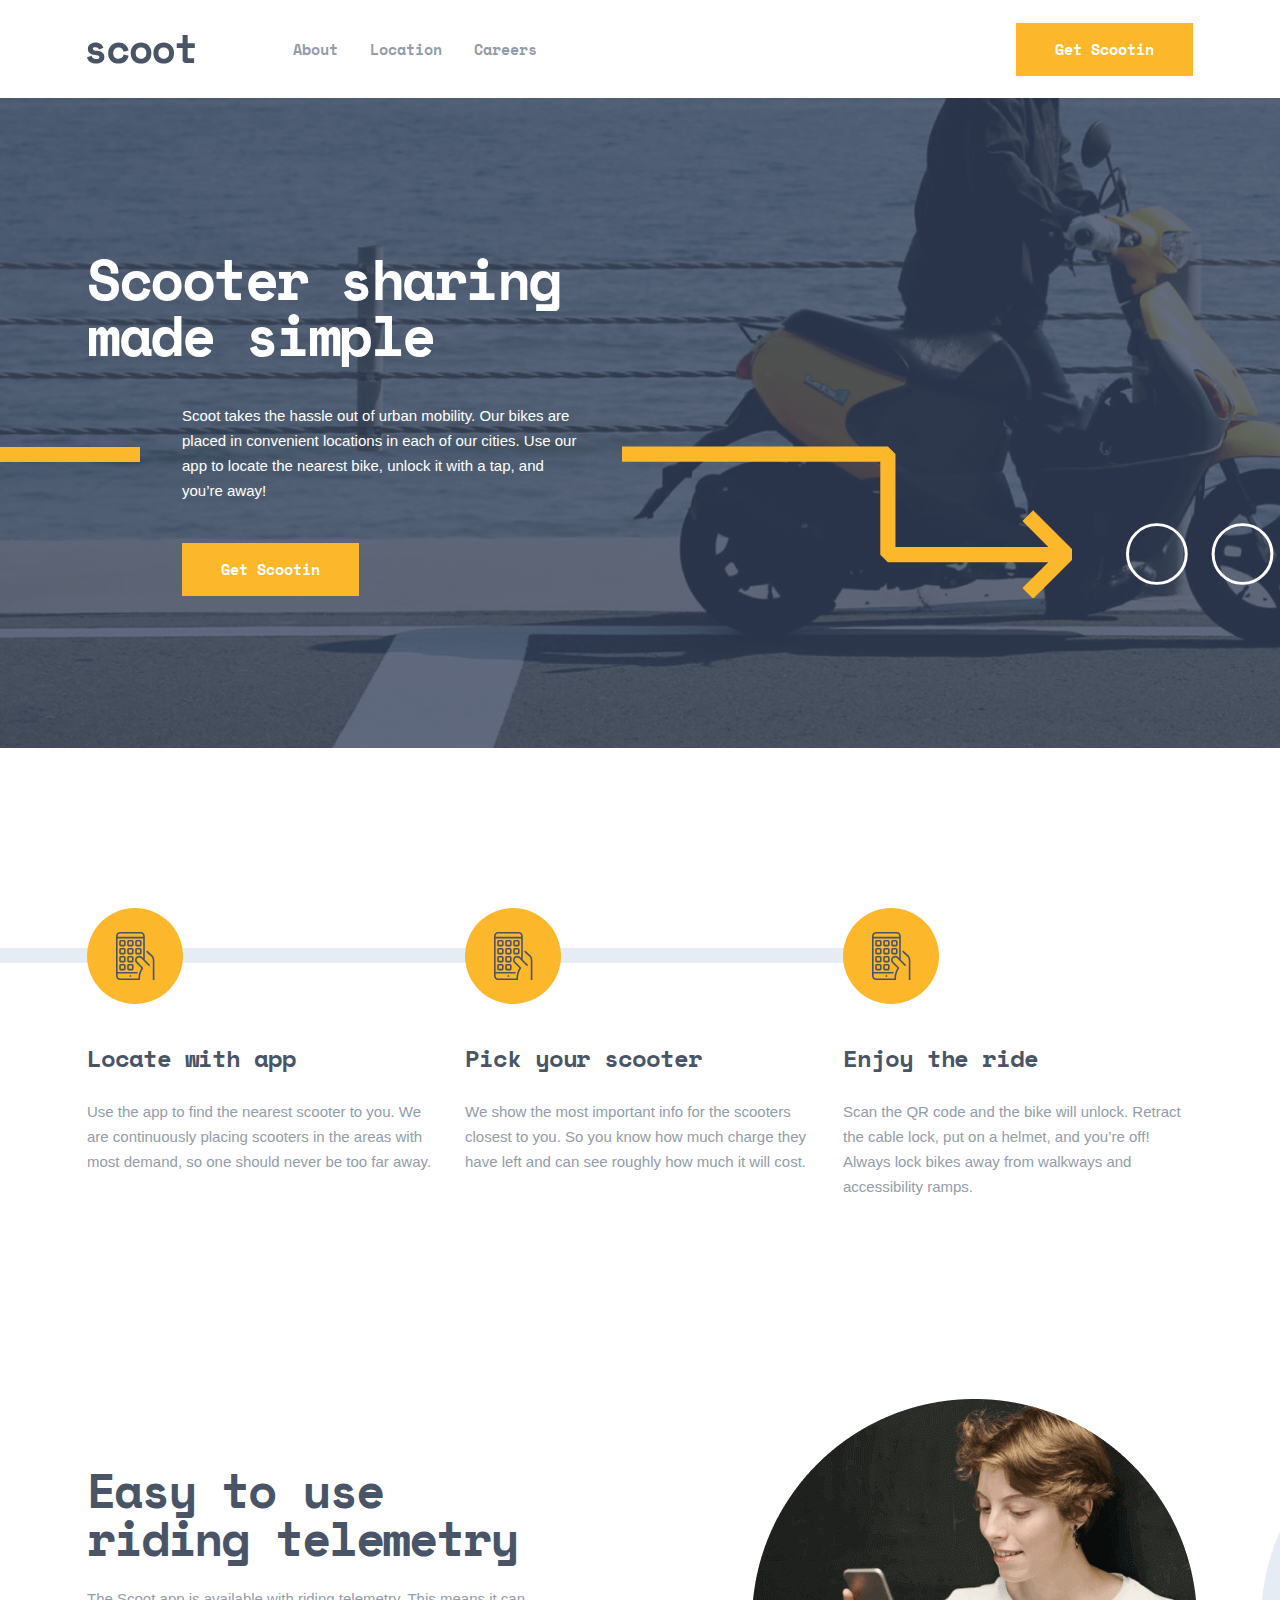
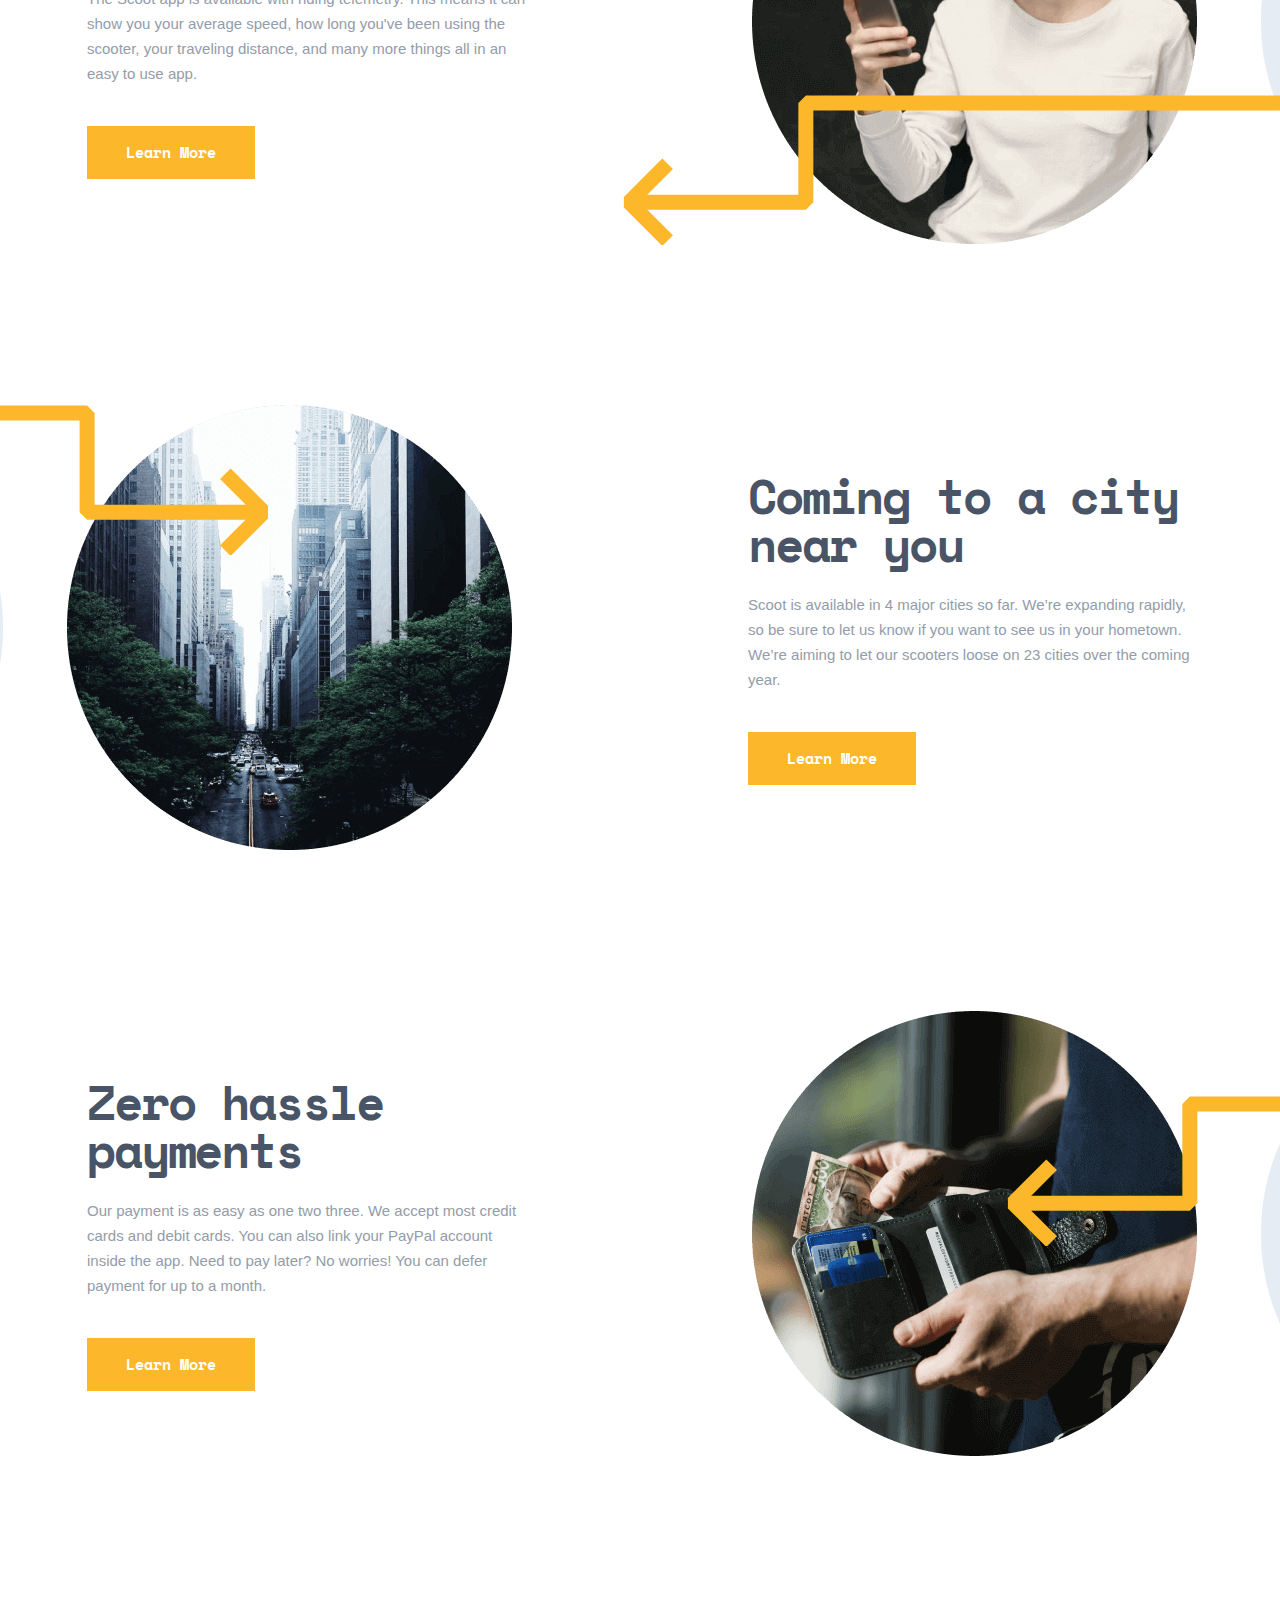
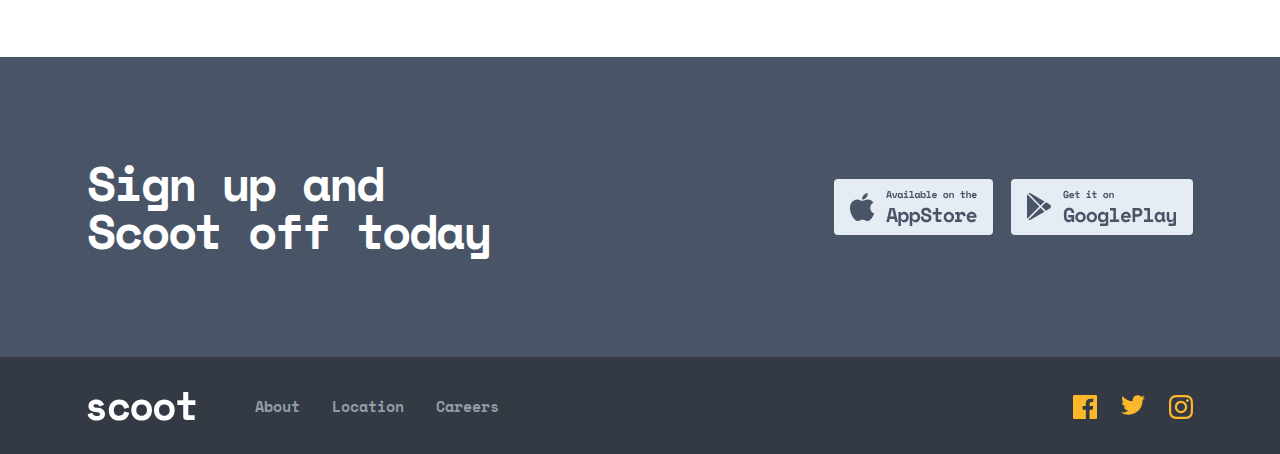
<file: index.html>
<!DOCTYPE html>
<html lang="en">
<head>
    <meta charset="UTF-8">
    <meta http-equiv="X-UA-Compatible" content="IE=edge">
    <meta name="viewport" content="width=device-width, initial-scale=1.0">
    <link rel="stylesheet" href="css/normalize.min.css">
    <link rel="stylesheet" href="css/main.css">
    <title>Scoot</title>
</head>
<body> 
    <!-- SITE HEADER -->
    <header class="site-header">
        <div class="site-header__container container">
            <a class="logo-link">
                <img class="logo" src="img/scoot-logo-dark.svg" alt="scoot logo">
            </a>
            
            <nav class="site-nav">
                <ul class="site-nav__list">
                    <li class="site-nav__item">
                        <a class="site-nav__link header-link" href="about.html">About</a>
                    </li>
                    <li class="site-nav__item">
                        <a class="site-nav__link header-link" href="locations.html">Location</a>
                    </li>
                    <li class="site-nav__item">
                        <a class="site-nav__link header-link" href="careers.html">Careers</a>
                    </li>
                </ul>
            </nav>
            
            <a class="site-header__link header-link" href="#">Get Scootin</a>
        </div>
    </header>
    
    
    <!-- SITE MAIN -->
    <main class="site-main">
        
        <!-- HERO -->
        <section class="hero">
            <div class="container">
                <h1 class="hero__title">Scooter sharing made simple</h1>
                <p class="hero__text">Scoot takes the hassle out of urban mobility. Our bikes are placed in convenient locations in each of our cities. Use our app to locate the nearest bike, unlock it with a tap, and you’re away!</p>
                <a class="hero__link site-header__link header-link" href="#">Get Scootin</a>
            </div>
        </section>
        
        <!-- ADVANTAGES -->
        <section class="advantages-wrapper">
            <div class="advantages container">
                <section class="advantages__card">
                    <h2 class="advantages__title">Locate with app</h2>
                    <p class="advantages__text">Use the app to find the nearest scooter to you. We are continuously placing scooters in the areas with most demand, so one should never be too far away. </p>
                </section class="advantages__card">
                
                <section class="advantages__card">
                    <h2 class="advantages__title">Pick your scooter</h2>
                    <p class="advantages__text">We show the most important info for the scooters closest to you. So you know how much charge they have left and can see roughly how much it will cost.</p>
                </section class="advantages__card">
                
                <section class="advantages__card">
                    <h2 class="advantages__title">Enjoy the ride</h2>
                    <p class="advantages__text">Scan the QR code and the bike will unlock. Retract the cable lock, put on a helmet, and you’re off! Always lock bikes away from walkways and accessibility ramps.</p>
                </section class="advantages__card">
            </div>
        </section>
        
        
        <!-- OUR VALUES -->
        <section class="our-values">
            <ul class="our-values__list">
                <li class="our-values__item container">
                    <div class="telemetry our-values__container">
                        <h2 class="our-values__title">Easy to use riding telemetry</h2>
                        <p class="our-values__text">The Scoot app is available with riding telemetry. This means it can show you your average speed, how long you've been using the scooter, your traveling distance, and many more things all in an easy to use app.</p>
                        <a class="our-values__link site-header__link header-link" href="#">Learn More</a>
                    </div>
                </li>
                
                <li class="our-values__item container">
                    <div class="near-city our-values__container">
                        <h2 class="our-values__title">Coming to a city near you</h2>
                        <p class="our-values__text">Scoot is available in 4 major cities so far. We’re expanding rapidly, so be sure to let us know if you want to see us in your hometown. We’re aiming to let our scooters loose on 23 cities over the coming year.</p>
                        <a class="our-values__link site-header__link header-link" href="#">Learn More</a>
                    </div>
                </li>
                
                <li class="our-values__item container">
                    <div class="payment our-values__container">
                        <h2 class="our-values__title">Zero hassle payments</h2>
                        <p class="our-values__text">Our payment is as easy as one two three. We accept most credit cards and debit cards. You can also link your PayPal account inside the app. Need to pay later? No worries! You can defer payment for up to a month.</p>
                        <a class="our-values__link site-header__link header-link" href="#">Learn More</a>
                    </div>
                </li>
            </ul>
        </section>
    </main>
    
    
    <!-- SITE FOOTER -->
    <footer class="site-footer">
        
        <!-- SIGN UP -->
        <section class="sign-up">
            <div class="sign-up__container container">
                <h2 class="sign-up__title">Sign up and Scoot off today</h2>
                
                <ul class="sign-up__list">
                    <li class="sign-up__item">
                        <a class="sign-up__link" href="#">
                            <img class="sign-up__img" src="img/app-store.svg" alt="App store">
                        </a>
                    </li>
                    <li class="sign-up__item">
                        <a class="sign-up__link" href="#">
                            <img class="sign-up__img" src="img/google-play.svg" alt="google play">
                        </a>
                    </li>
                </ul>
            </div>
        </section>
        
        <!-- FAQ -->
        <section class="faq">
            <div class="faq__container container">
                <a class="faq__logo-link" href="">
                    <img class="faq__logo sign-up__img" src="img/scoot-logo-white.svg" alt="scoot white logo">
                </a>
                
                <ul class="faq__list sign-up__list">
                    <li class="faq__item">
                        <a class="faq__link site-nav__link header-link" href="#">About</a>
                    </li>
                    <li class="faq__item">
                        <a class="faq__link site-nav__link header-link" href="#">Location</a>
                    </li>
                    <li class="faq__item">
                        <a class="faq__link site-nav__link header-link" href="#">Careers</a>
                    </li>
                </ul>
                
                <ul class="faq__list faq__list-icon sign-up__list">
                    <li class="faq__item-icon">
                        <a class="faq__link" href="#">
                            <img class="faq__img sign-up__img" src="img/facebook.svg" alt="facebook icon">
                        </a>
                    </li>
                    <li class="faq__item-icon">
                        <a class="faq__link" href="#">
                            <img class="faq__img sign-up__img" src="img/twitter.svg" alt="twitter icon">
                        </a>
                    </li>
                    <li class="faq__item-icon">
                        <a class="faq__link" href="#">
                            <img class="faq__img sign-up__img" src="img/instagram.svg" alt="instagram icon">
                        </a>
                    </li>
                </ul>
            </div>
        </section>
    </footer>
</body>
</html>
</file>
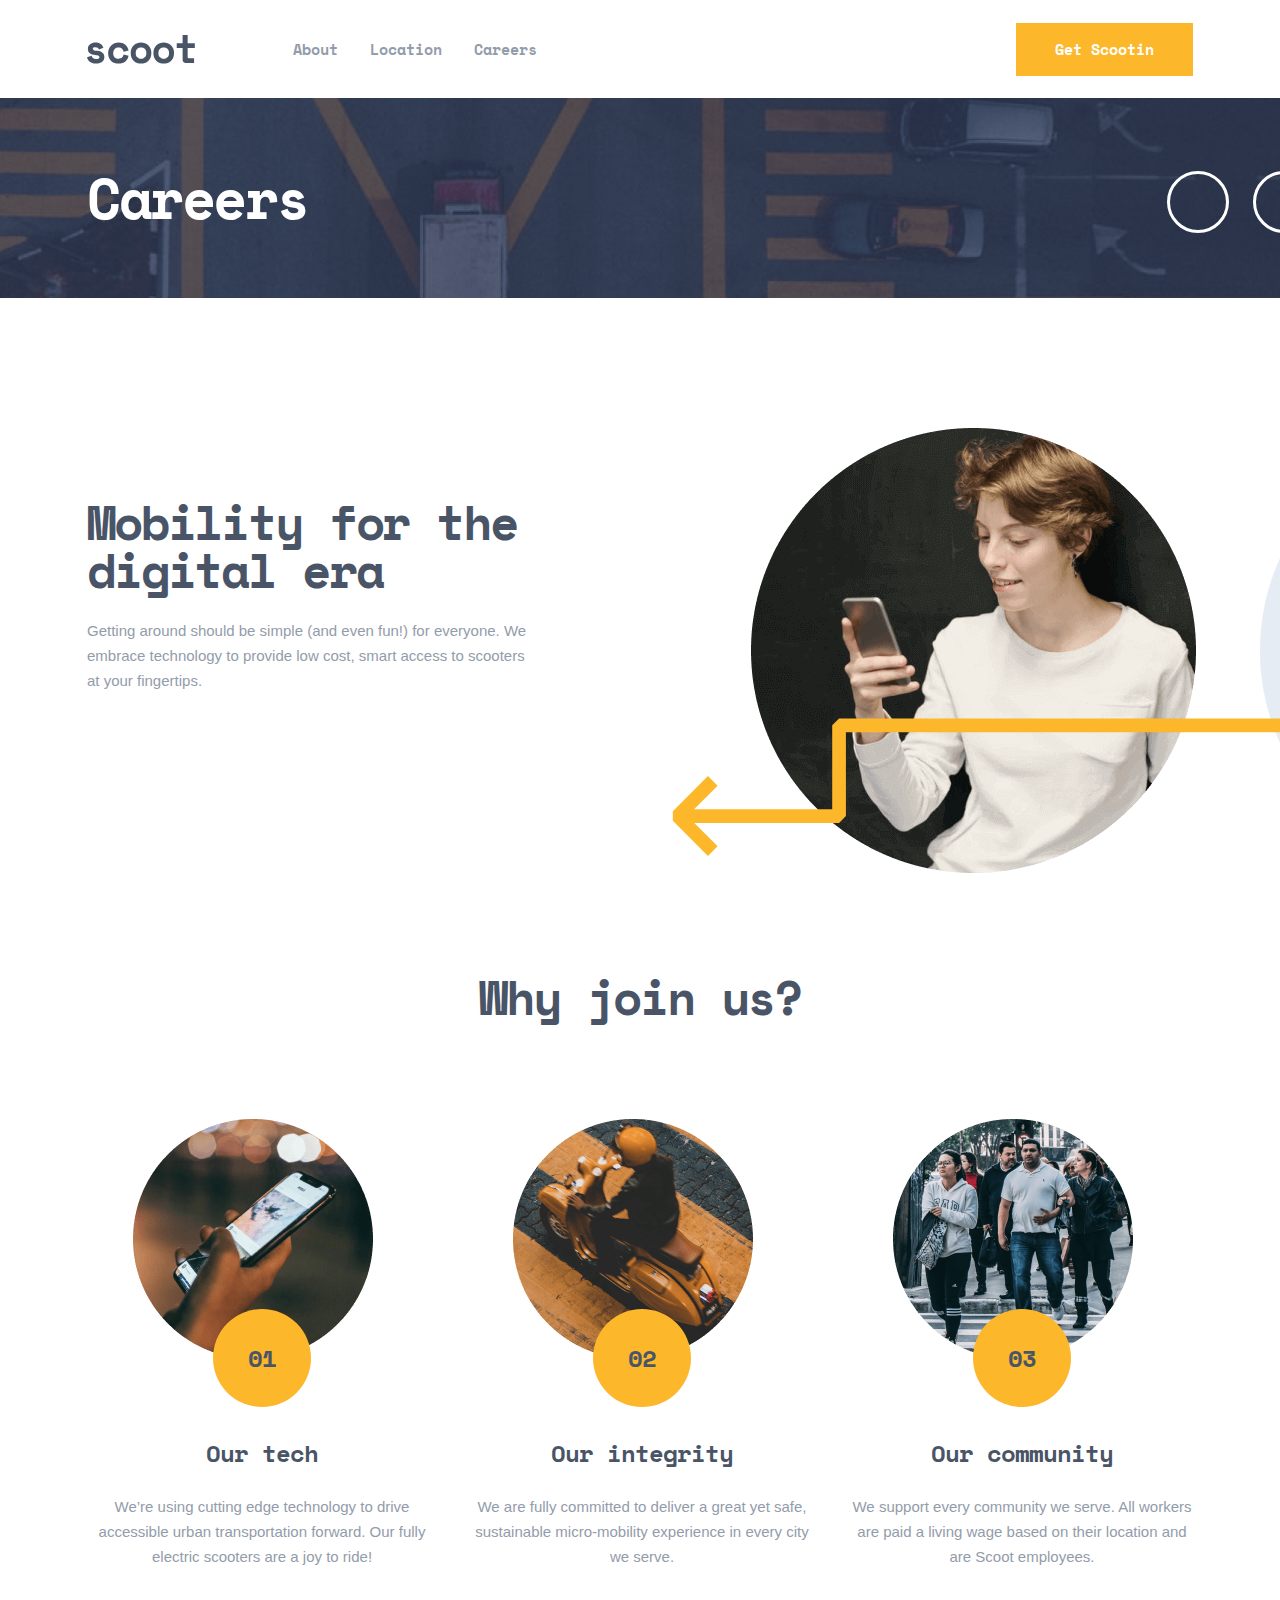
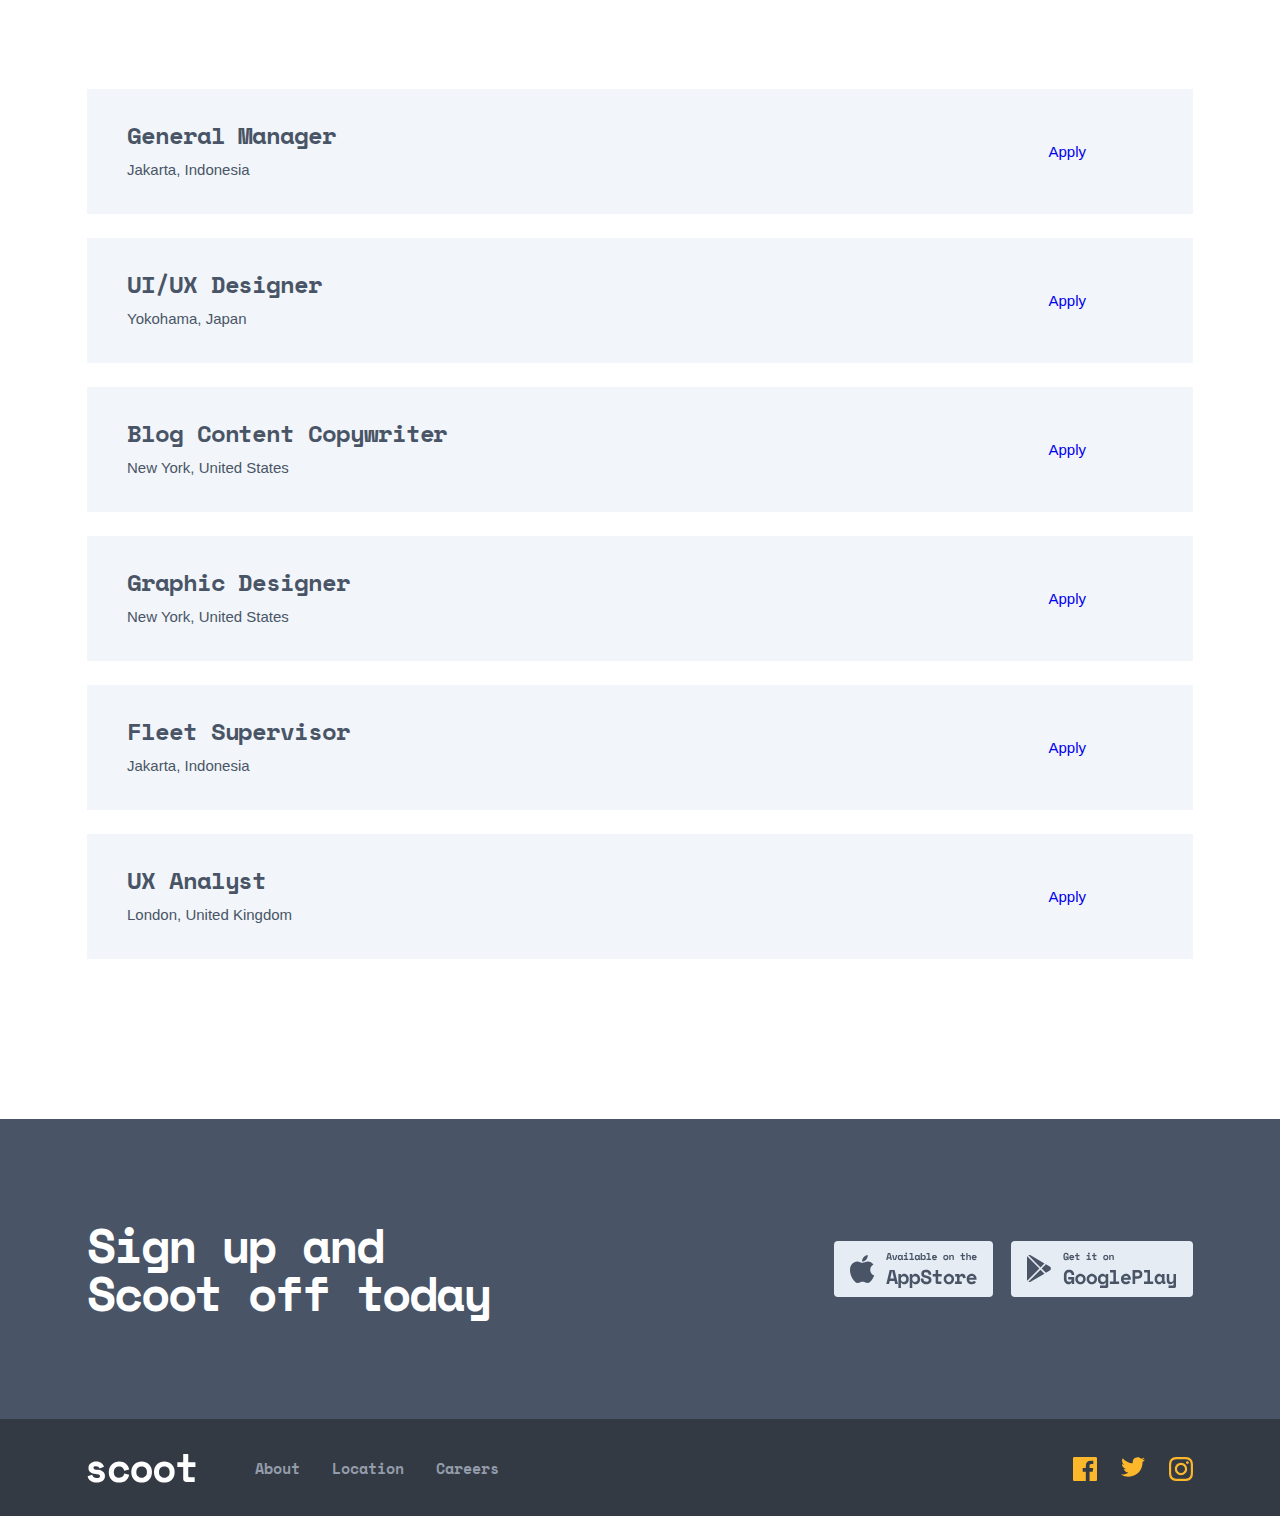
<file: careers.html>
<!DOCTYPE html>
<html lang="en">
<head>
    <meta charset="UTF-8">
    <meta http-equiv="X-UA-Compatible" content="IE=edge">
    <meta name="viewport" content="width=device-width, initial-scale=1.0">
    <link rel="stylesheet" href="css/normalize.min.css">
    <link rel="stylesheet" href="css/main.css">
    <title>Scoot</title>
</head>
<body> 
    <!-- SITE HEADER -->
    <header class="site-header">
        <div class="site-header__container container">
            <a class="logo-link" href="index.html">
                <img class="logo" src="img/scoot-logo-dark.svg" alt="scoot logo">
            </a>
            
            <nav class="site-nav">
                <ul class="site-nav__list">
                    <li class="site-nav__item">
                        <a class="site-nav__link header-link" href="about.html">About</a>
                    </li>
                    <li class="site-nav__item">
                        <a class="site-nav__link header-link" href="locations.html">Location</a>
                    </li>
                    <li class="site-nav__item">
                        <a class="site-nav__link header-link">Careers</a>
                    </li>
                </ul>
            </nav>
            
            <a class="site-header__link header-link" href="#">Get Scootin</a>
        </div>
    </header>
    
    
    <!-- SITE MAIN -->
    <main class="site-main">
        <section class="about-info">
            <h1 class="visually-hidden">Scoot's careers page</h1>
            
            <div class="about-info__container container">
                <h2 class="about-title">Careers</h2>
            </div>
        </section>
        
        <section class="services">
            <div class="services__container container">
                <div class="service easy-info">
                    <h2 class="service-info__title easy-title">Mobility for the digital era</h2>
                    <p class="service-info__text text">Getting around should be simple (and even fun!) for everyone. We embrace technology to provide low cost, smart access to scooters at your fingertips.</p>
                </div>
            </div>
        </section>
        
        <section class="values">
            <h2 class="values__title">Why join us?</h2>
            
            <div class="values__container container">
                <ul class="value-list value-tech">
                    <li class="value-item">
                        <span class="number-value">01</span>
                    </li>
                    
                    <li class="value-item">
                        <h2 class="value-item__title">Our tech</h2>
                    </li>
                    
                    <li class="value-item">
                        <p class="value-item__text">We’re using cutting edge technology to drive accessible urban transportation forward. Our fully electric scooters are a joy to ride!</p>
                    </li>
                </ul>
                
                <ul class="value-list value-integrity">
                    <li class="value-item">
                        <span class="number-value">02</span>
                    </li>
                    
                    <li class="value-item">
                        <h2 class="value-item__title">Our integrity</h2>
                    </li>
                    
                    <li class="value-item">
                        <p class="value-item__text">We are fully committed to deliver a great yet safe, sustainable micro-mobility experience in every city we serve.</p>
                    </li>
                </ul>
                
                <ul class="value-list value-community">
                    <li class="value-item">
                        <span class="number-value">03</span>
                    </li>

                    <li class="value-item">
                        <h2 class="value-item__title">Our community</h2>
                    </li>

                    <li class="value-item">
                        <p class="value-item__text">We support every community we serve. All workers are paid a living wage based on their location and are Scoot employees.</p>
                    </li>
                </ul>
            </div>
        </section>
        
        <section class="careers-jobs">
            <div class="careers-jobs__container container">
                <ul class="jobs-list">
                    <li class="jobs-item">
                        <div class="jobs-item__info">
                            <h3 class="jobs-item__title">General Manager</h3>
                            <p class="jobs-item__text">Jakarta, Indonesia</p>
                        </div>
                        
                        <a class="jobs-btn btn" href="#">Apply</a>
                    </li>

                    <li class="jobs-item">
                        <div class="jobs-item__info">
                            <h3 class="jobs-item__title">UI/UX Designer</h3>
                            <p class="jobs-item__text">Yokohama, Japan</p>
                        </div>
                        
                        <a class="jobs-btn btn" href="#">Apply</a>
                    </li>

                    <li class="jobs-item">
                        <div class="jobs-item__info">
                            <h3 class="jobs-item__title">Blog Content Copywriter</h3>
                            <p class="jobs-item__text">New York, United States</p>
                        </div>
                        
                        <a class="jobs-btn btn" href="#">Apply</a>
                    </li>

                    <li class="jobs-item">
                        <div class="jobs-item__info">
                            <h3 class="jobs-item__title">Graphic Designer</h3>
                            <p class="jobs-item__text">New York, United States</p>
                        </div>
                        
                        <a class="jobs-btn btn" href="#">Apply</a>
                    </li>

                    <li class="jobs-item">
                        <div class="jobs-item__info">
                            <h3 class="jobs-item__title">Fleet Supervisor</h3>
                            <p class="jobs-item__text">Jakarta, Indonesia</p>
                        </div>
                        
                        <a class="jobs-btn btn" href="#">Apply</a>
                    </li>

                    <li class="jobs-item">
                        <div class="jobs-item__info">
                            <h3 class="jobs-item__title">UX Analyst</h3>
                            <p class="jobs-item__text">London, United Kingdom</p>
                        </div>
                        
                        <a class="jobs-btn btn" href="#">Apply</a>
                    </li>
                </ul>
            </div>
        </section>
    </main>
    
    
    <!-- SITE FOOTER -->
    <footer class="site-footer">
        
        <!-- SIGN UP -->
        <section class="sign-up">
            <div class="sign-up__container container">
                <h2 class="sign-up__title">Sign up and Scoot off today</h2>
                
                <ul class="sign-up__list">
                    <li class="sign-up__item">
                        <a class="sign-up__link" href="#">
                            <img class="sign-up__img" src="img/app-store.svg" alt="App store">
                        </a>
                    </li>
                    
                    <li class="sign-up__item">
                        <a class="sign-up__link" href="#">
                            <img class="sign-up__img" src="img/google-play.svg" alt="google play">
                        </a>
                    </li>
                </ul>
            </div>
        </section>
        
        <!-- FAQ -->
        <section class="faq">
            <div class="faq__container container">
                <a class="faq__logo-link" href="">
                    <img class="faq__logo sign-up__img" src="img/scoot-logo-white.svg" alt="scoot white logo">
                </a>
                
                <ul class="faq__list sign-up__list">
                    <li class="faq__item">
                        <a class="faq__link site-nav__link header-link" href="#">About</a>
                    </li>

                    <li class="faq__item">
                        <a class="faq__link site-nav__link header-link" href="#">Location</a>
                    </li>

                    <li class="faq__item">
                        <a class="faq__link site-nav__link header-link" href="#">Careers</a>
                    </li>
                </ul>
                
                <ul class="faq__list faq__list-icon sign-up__list">
                    <li class="faq__item-icon">
                        <a class="faq__link" href="#">
                            <img class="faq__img sign-up__img" src="img/facebook.svg" alt="facebook icon">
                        </a>
                    </li>

                    <li class="faq__item-icon">
                        <a class="faq__link" href="#">
                            <img class="faq__img sign-up__img" src="img/twitter.svg" alt="twitter icon">
                        </a>
                    </li>

                    <li class="faq__item-icon">
                        <a class="faq__link" href="#">
                            <img class="faq__img sign-up__img" src="img/instagram.svg" alt="instagram icon">
                        </a>
                    </li>
                </ul>
            </div>
        </section>
    </footer>
</body>
</html>
</file>
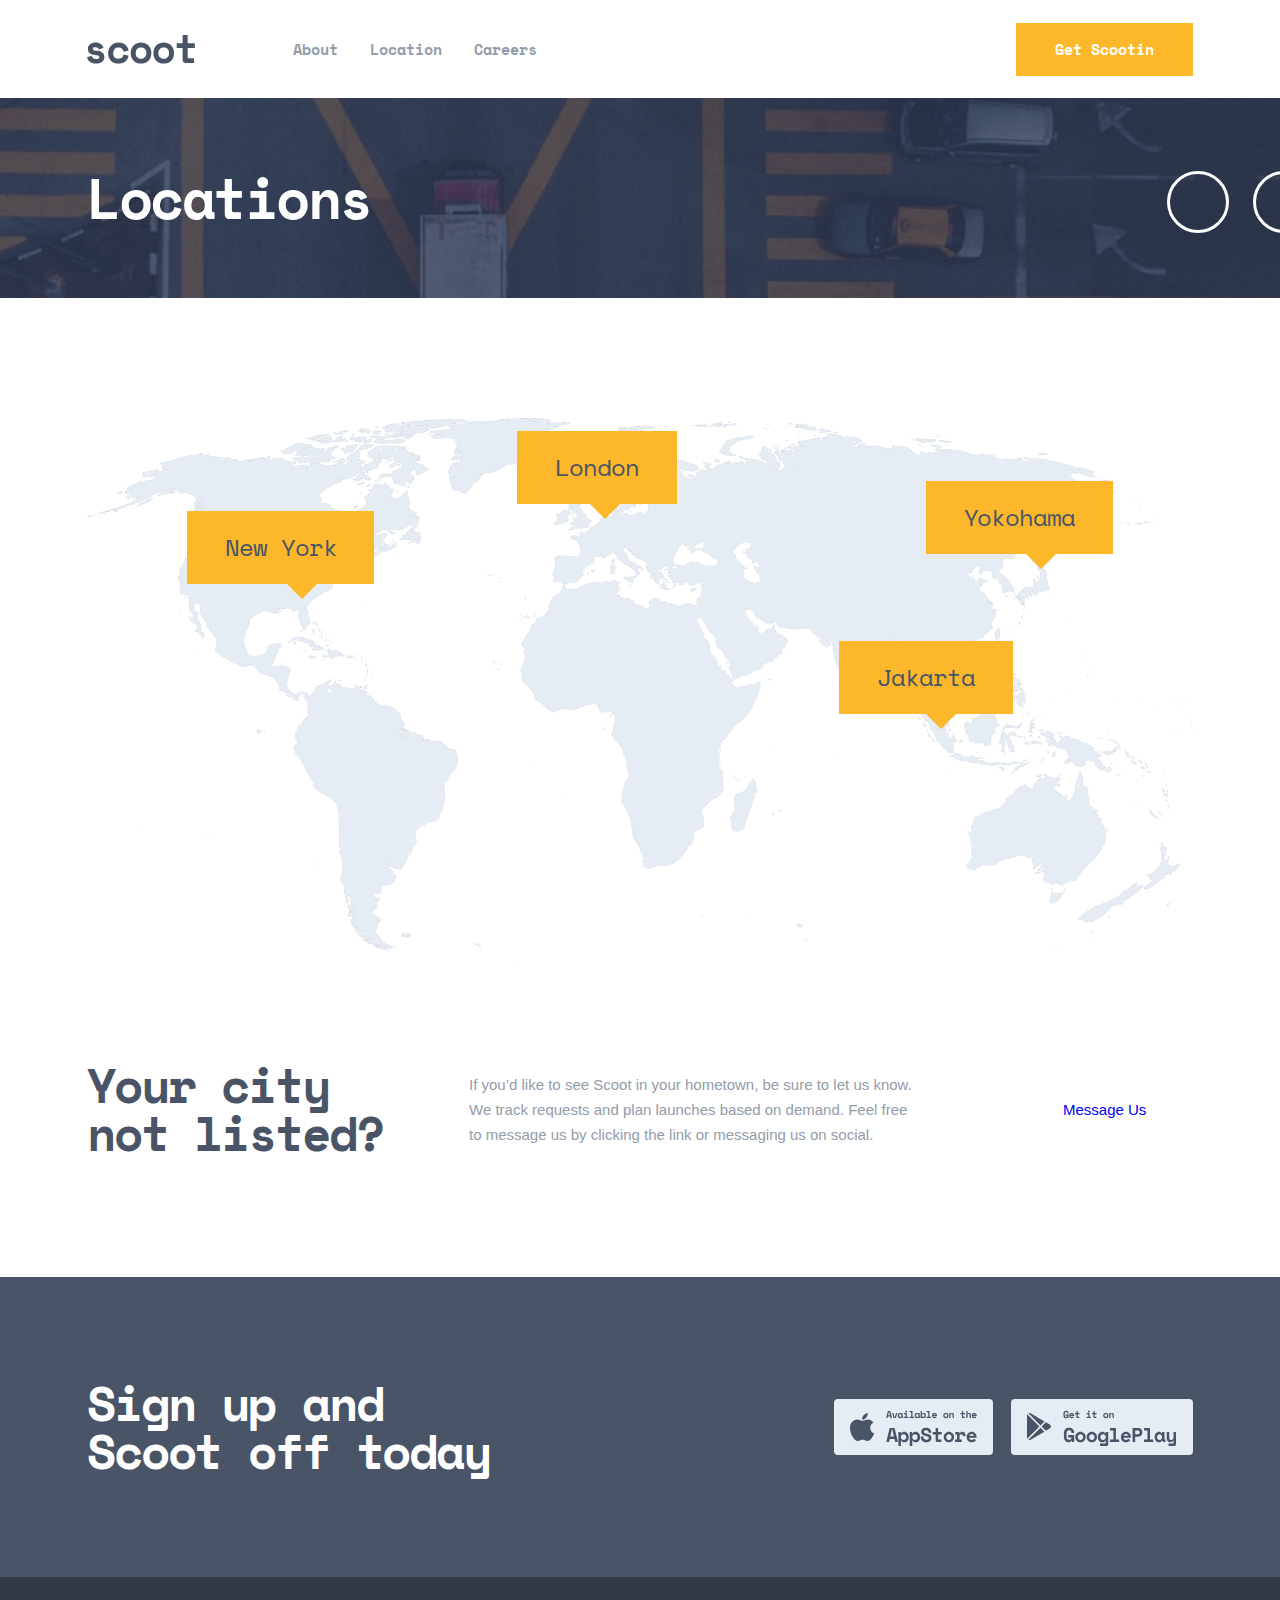
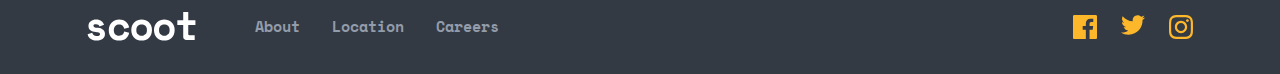
<file: locations.html>
<!DOCTYPE html>
<html lang="en">
<head>
    <meta charset="UTF-8">
    <meta http-equiv="X-UA-Compatible" content="IE=edge">
    <meta name="viewport" content="width=device-width, initial-scale=1.0">
    <link rel="stylesheet" href="css/normalize.min.css">
    <link rel="stylesheet" href="css/main.css">
    <title>Scoot</title>
</head>
<body> 
    <!-- SITE HEADER -->
    <header class="site-header">
        <div class="site-header__container container">
            <a class="logo-link" href="index.html">
                <img class="logo" src="img/scoot-logo-dark.svg" alt="scoot logo">
            </a>
            
            <nav class="site-nav">
                <ul class="site-nav__list">
                    <li class="site-nav__item">
                        <a class="site-nav__link header-link" href="about.html">About</a>
                    </li>
                    <li class="site-nav__item">
                        <a class="site-nav__link header-link">Location</a>
                    </li>
                    <li class="site-nav__item">
                        <a class="site-nav__link header-link" href="careers.html">Careers</a>
                    </li>
                </ul>
            </nav>
            
            <a class="site-header__link header-link" href="#">Get Scootin</a>
        </div>
    </header>
    

    <!-- SITE MAIN -->
    <main class="site-main">
        <section class="about-info">
            <h1 class="visually-hidden">Scoot's location page</h1>

            <div class="about-info__container container">
                <h2 class="about-title">Locations</h2>
            </div>
        </section>

        <section class="map-section">
            <div class="map-section__container container">
                <a class="map-link">
                    <img src="img/map.png" alt="map" width="1110" height="543">
                </a>
               
                <ul class="map-list">
                    <li class="map-item map-item__new-york">
                        <a class="map-item__link" href="#">New York</a>
                    </li>
                    <li class="map-item map-item__london">
                        <a class="map-item__link" href="#">London</a>
                    </li>
                    <li class="map-item map-item__yokohama">
                        <a class="map-item__link" href="#">Yokohama</a>
                    </li>
                    <li class="map-item map-item__jakarta">
                        <a class="map-item__link" href="#">Jakarta</a>
                    </li>
                </ul>
            </div>
        </section>

        <section class="listed">
            <div class="listed__container container">
                <h2 class="listed-title">Your city not&nbsp;listed?</h2>
                <p class="listed-text">If you’d like to see Scoot in your hometown, be sure to let us know. We track requests and plan launches based on demand. Feel free to message us by clicking the link or messaging us on social.</p>
                <a class="listed-btn btn" href="#">Message Us</a>
            </div>
        </section>
    </main>
    
    
    <!-- SITE FOOTER -->
    <footer class="site-footer">
        
        <!-- SIGN UP -->
        <section class="sign-up">
            <div class="sign-up__container container">
                <h2 class="sign-up__title">Sign up and Scoot off today</h2>
                
                <ul class="sign-up__list">
                    <li class="sign-up__item">
                        <a class="sign-up__link" href="#">
                            <img class="sign-up__img" src="img/app-store.svg" alt="App store">
                        </a>
                    </li>
                    <li class="sign-up__item">
                        <a class="sign-up__link" href="#">
                            <img class="sign-up__img" src="img/google-play.svg" alt="google play">
                        </a>
                    </li>
                </ul>
            </div>
        </section>
        
        <!-- FAQ -->
        <section class="faq">
            <div class="faq__container container">
                <a class="faq__logo-link" href="">
                    <img class="faq__logo sign-up__img" src="img/scoot-logo-white.svg" alt="scoot white logo">
                </a>
                
                <ul class="faq__list sign-up__list">
                    <li class="faq__item">
                        <a class="faq__link site-nav__link header-link" href="#">About</a>
                    </li>
                    <li class="faq__item">
                        <a class="faq__link site-nav__link header-link" href="#">Location</a>
                    </li>
                    <li class="faq__item">
                        <a class="faq__link site-nav__link header-link" href="#">Careers</a>
                    </li>
                </ul>
                
                <ul class="faq__list faq__list-icon sign-up__list">
                    <li class="faq__item-icon">
                        <a class="faq__link" href="#">
                            <img class="faq__img sign-up__img" src="img/facebook.svg" alt="facebook icon">
                        </a>
                    </li>
                    <li class="faq__item-icon">
                        <a class="faq__link" href="#">
                            <img class="faq__img sign-up__img" src="img/twitter.svg" alt="twitter icon">
                        </a>
                    </li>
                    <li class="faq__item-icon">
                        <a class="faq__link" href="#">
                            <img class="faq__img sign-up__img" src="img/instagram.svg" alt="instagram icon">
                        </a>
                    </li>
                </ul>
            </div>
        </section>
    </footer>
</body>
</html>
</file>
<file: css/main.css>
/*CUSTOM PROPERTIES*/
:root{
    /*Site Colors*/
    --accent-color:#fcb72b;
    --text-color: #939caa;
    --title-color: #495567;
    --light-grey:#e5ecf4;
    --snow:#f2f5f9;
    --light-yellow:#fff4df;
    --dark-grey:#333A44;
    
    /* FONTS */
    --mono-font:"Space Mono","Arial",sans-serif;
    --lexend-deca:"Lexend Deca","Arial",sans-serif;
    
}


/*WEB FONTS RELATED*/
@font-face {
    font-family: "Space Mono";
    font-style: normal;
    font-weight: 400;
    src: 
    url("../fonts/space-mono-v6-latin-regular.woff2") format("woff2"), 
    url("../fonts/space-mono-v6-latin-regular.woff") format("woff"); 
}

@font-face {
    font-family: "Space Mono";
    font-style: normal;
    font-weight: 700;
    src: 
    url("../fonts/space-mono-v6-latin-700.woff2") format("woff2"), 
    url("../fonts/space-mono-v6-latin-700.woff") format("woff");
}

@font-face {
    font-family: "Lexend Deca";
    font-style: normal;
    font-weight: 400;
    src:
    url("../fonts/lexend-deca-v7-latin-regular.woff2") format("woff2")
    url("../fonts/lexend-deca-v7-latin-regular.woff") format("woff"); 
}


/*GLOBAL STYLES*/
html{
    box-sizing: border-box;
}

*,
*::before,
*::after{
    box-sizing: inherit;
}

body{
    padding: 0;
    margin: 0;
    font-family: "Lexend Deca","Arial",sans-serif;
    font-size: 15px;
    line-height: 25px;
    color: var(--text-color);
    background-color: #fff;
    overflow-x: hidden;
}

.container{
    width: 1156px;
    padding-left: 25px;
    padding-right: 25px;
    margin-left: auto;
    margin-right: auto;
}

.visually-hidden {
    clip: rect(0 0 0 0);
    clip-path: inset(50%);
    height: 1px;
    overflow: hidden;
    position: absolute;
    white-space: nowrap;
    width: 1px;
}


/* SITE-HEADER */
.site-header__container{
    display: flex;
    align-items: center;
    padding-top: 22px;
    padding-bottom: 21px;
}

.logo-link{
    margin-right: 58px;
}

.logo{
    display: block;
}

.site-nav__list{
    display: flex;
    list-style: none;
}

.site-nav__item{
    margin-right: 32px;
}

.header-link{
    display: inline-block;
    text-decoration: none;
    font-family: "Space Mono";
    font-weight: bold;
    font-size: 15px;
    line-height: 25px;
}

.header-link:hover{
    color: #fcb72b;
}

.site-nav__link{
    color: var(--text-color);
}

.site-header__link{
    padding: 14px 39px;
    margin-left: auto;
    color: #fff;
    background-color: #fcb72b;
}

.site-header__link:hover{
    background-color: transparent;
    box-shadow: inset 0 0 0 3px #fcb72b;
}


/* MAIN */
/*  HERO */
.hero{
    color: #fff;
    background-image: linear-gradient(rgba(47, 59, 89, 0.75), rgba(47, 59, 89, 0.75)),
    url(../img/site-hero-bg-scoot.png);
    background-size: 2600px;
    background-repeat: no-repeat;
    background-position: calc(50% + 305px) 89%;
    padding-top: 153px;
    padding-bottom: 152px;
}

.hero__title{
    font-family: "Space Mono";
    width: 500px;
    font-weight: bold;
    font-size: 56px;
    line-height: 56px;
    letter-spacing: -2.5px;
    margin: 0;
    margin-bottom: 40px;
}

.hero__text{
    position: relative;
    width: 405px;
    font-weight: normal;
    font-size: 15px;
    line-height: 25px;
    margin: 0;
    margin-bottom: 40px;
    margin-left: 95px;
}

.hero__text::before{
    position: absolute;
    top: 44px;
    left: -245px;
    content: "";
    display: inline-block;
    width: 203px;
    height: 15px;
    background-image: url(../img/site-hero-horizontal-line.svg);
    background-size: contain;
}

.hero__text::after{
    position: absolute;
    top: 43px;
    right: -485px;
    content: "";
    display: inline-block;
    width: 450px;
    height: 152px;
    background-image: url(../img/yellow-arrow-to-right.svg);
    background-size: 750px;
    background-position: -299px 0;
    background-repeat: no-repeat;
}

.hero__link{
    position: relative;
    margin-left: 95px;
}

.hero__link::after{
    position: absolute;
    top: -20px;
    right: -1000px;
    content: "";
    display: inline-block;
    width: 233px;
    height: 62px;
    background-image: url(../img/site-hero-bg-circles.svg);
    background-size: contain;
}


/* ADVANTAGES */
.advantages{
    position: relative;
    display: flex;
    flex-wrap: wrap;
    padding-top: 160px;
    padding-bottom: 200px;
}

.advantages::before{
    position: absolute;
    content: "";
    display: block;
    width: 974px;
    height: 15px;
    background-color: #E5ECF4;
    z-index: -1;
    top: 200px;
    left: -100px;
}

.advantages__card{
    width: 350px;
}

.advantages__card:not(:nth-child(3n)){
    margin-right: 28px;
}

.advantages__title{
    font-weight: bold;
    font-size: 24px;
    font-family: "Space Mono";
    line-height: 28px;
    letter-spacing: -1.07143px; 
    color: #495567;
    margin: 0;
    margin-bottom: 27px;
}

.advantages__title::before{
    content: "";
    display: block;
    width: 96px;
    height: 96px;
    background-color: #fcb72b;
    background-image: url(../img/locate-with-app.svg);
    background-repeat: no-repeat;
    background-position: center center;
    border-radius: 50%;
    margin-bottom: 40px;
}

.advantages__text{
    font-weight: normal;
    font-size: 15px;
    line-height: 25px;
    color: #939CAA;
    margin: 0;
}


/* OUR VALUES */
.our-values__list{
    display: flex;
    flex-wrap: wrap;
    flex-direction: column;
    padding-left: 0;
    padding-bottom: 40px;
    margin: 0;
    list-style: none;
}

.our-values__item{
    display: block;
    margin-bottom: 160px;
}

.our-values__container{
    position: relative;
    width: 445px;
    padding-top: 67px;
    padding-bottom: 66px;
}

.our-values__container::after{
    position: absolute;
    top: 0;
    right: -1210px;
    content: "";
    display: inline-block;
    width: 990px;
    height: 445px;
    background-repeat: no-repeat;
}

.telemetry::after{
    background-image: url(../img/easu-to-use-riding-telemetry.png);
}

.telemetry::before{
    position: absolute;
    bottom: 0;
    right: -830px;
    content: "";
    display: inline-block;
    width: 739px;
    height: 150px;
    background-image: url(../img/yellow-arrow-to-left.svg);
    background-repeat: no-repeat;
    z-index: 2;
}

.near-city{
    margin-left: auto;
}

.near-city::after{
    left: -1190px;
    background-image: url(../img/Coming-to-a-city-near-you.png);
}

.near-city::before{
    position: absolute;
    top: 0;
    right: 925px;
    content: "";
    display: inline-block;
    width: 739px;
    height: 150px;
    background-image: url(../img/yellow-arrow-to-right.svg);
    background-repeat: no-repeat;
    z-index: 2;
}

.payment::after{
    background-image: url(../img/zero-hassle-payments.png);
}

.payment::before{
    position: absolute;
    top: 85px;
    right: -1214px;
    content: "";
    display: inline-block;
    width: 739px;
    height: 150px;
    background-image: url(../img/yellow-arrow-to-left.svg);
    background-repeat: no-repeat;
    z-index: 2;
}

.our-values__title{
    font-family: "Space Mono";
    font-weight: bold;
    font-size: 48px;
    line-height: 48px;
    letter-spacing: -2.14286px;
    color: var(--title-color);
    margin: 0;
    margin-bottom: 24px;
}

.our-values__text{
    font-weight: normal;
    font-size: 15px;
    line-height: 25px;
    color: var(--text-color);
    margin: 0;
    margin-bottom: 40px;
}


/* SITE-FOOTER */
/* SIGN UP */
.sign-up{
    background-color: var(--title-color);
}

.sign-up__container{
    display: flex;
    flex-wrap: wrap;
    align-items: center;
    padding-top: 102px;
    padding-bottom: 102px;
}

.sign-up__title{
    width: 415px;
    font-family: "Space Mono";
    font-weight: bold;
    font-size: 48px;
    line-height: 48px;
    letter-spacing: -2.14286px;
    color: #fff;
    margin: 0;
    margin-right: auto;
}

.sign-up__list{
    list-style: none;
    display: flex;
    flex-wrap: wrap;
    margin: 0;
}

.sign-up__item{
    margin-left: 18px;
}

.sign-up__img{
    display: block;
}


/* FAQ */
.faq{
    background-color: var(--dark-grey);
}

.faq__container{
    display: flex;
    flex-wrap: wrap;
    align-items: center;
    padding-top: 35px;
    padding-bottom: 33px;
}

.faq__logo-link{
    margin-right: 19px;
}

.faq__link{
    text-decoration: none;
    font-family: var(--mono-font);
    font-weight: bold;
    font-size: 15px;
    line-height: 25px;
    color: var(--text-color);
}

.faq__item{
    margin-right: 32px;
}

.faq__list-icon{
    margin-left: auto;
}

.faq__item-icon{
    margin-left: 24px;
}


/* PAGE ABOUT */
.about-info{
    padding: 72px 0;
    background-repeat: no-repeat;
    background-position: center center;
    background-size: contain;
    background-image:linear-gradient(rgba(47, 59, 89, 0.75), rgba(47, 59, 89, 0.75)),
    url("../img/about-bg.png");
    background-size: cover;
    margin-bottom: 120px;
}
.about-title{
    margin: 0;
    font-weight: bold;
    font-size: 56px;
    line-height: 56px;
    letter-spacing: -2.5px;
    font-family:"Space Mono","Arial",sans-serif;
    color: #fff;
    position: relative;
}
.about-title::after{
    content: "";
    width: 234px;
    height: 63px;
    position: absolute;
    top: 0;
    left: 1080px;
    background-repeat: no-repeat;
    background-position: center center;
    background-size: contain;
    background-image: url("../img/site-hero-bg-circles.svg");
}


/* SERVICES */
.service{
    width: 445px;
    padding-top: 80px;
    padding-bottom: 80px;
    margin-bottom: 160px;
}
.service-info__title{
    font-weight: bold;
    margin: 0;
    margin-bottom: 24px;
    font-size: 48px;
    line-height: 48px;
    font-family: var(--mono-font);
    color: var(--title-color);
    letter-spacing: -2.14286px;
    position: relative;
}
.service-info__text{
    margin: 0;
    margin-bottom: 40px;
}
.service-info__btn{
    display: inline-block;
    text-decoration: none;
}
.service-info__title::after{
    content: "";
    width: 1080px;
    height: 445px;
    display: block;
    position: absolute;
    left: 135%;
    top: -70px;
    background-repeat: no-repeat;
    background-position: center center;
    background-size: contain;
    z-index: -1;
}
.service-info__title::before{
    content: "";
    width: 735px;
    height: 138px;
    display: block;
    background-repeat: no-repeat;
    background-position: center center;
    background-size: contain;
}

.easy-title::before{
    background-image: url("../img/yellow-arrow-to-left.svg");
    position: absolute;
    left: 125%;
    top: 220px;
    z-index: 1;
}

.easy-title::after{
    background-image: url("../img/easu-to-use-riding-telemetry.png");
}
.coming-title::before{
    background-image: url("../img/yellow-arrow-to-right.svg");
    position: absolute;
    left: -250%;
    top: -70px;
    z-index: 1;
}

.coming-title::after{
    background-image: url("../img/coming-to-a-city-near-you.png");
    position: absolute;
    left: -280%;
    top: -70px;
}
.payment-title::before{
    background-image: url("../img/yellow-arrow-to-left.svg");
    position: absolute;
    left: 125%;
    top: 220px;
    z-index: 1;
}

.payment-title::after{
    background-image: url("../img/zero-hassle-payments.png");
   
}
.coming-info{
    margin-left: auto;
}


/* VALUE_SECTION */
.values{
    margin-bottom: 120px;
}
.values__title{
    margin: 0;
    margin-bottom: 48px;
    font-weight: bold;
    color:var(--title-color);
    font-family: var(--mono-font);
    font-size: 48px;
    line-height: 48px;
    text-align: center;
    letter-spacing: -2.14286px;
}
.values__container{
    display: flex;
    align-items: center;
}
.value-list{
    padding: 0;
    margin: 0;
    list-style-type: none;
}
.value-item{
    width: 350px;
    text-align: center;
}
.value-list:not(:last-child){
    margin-right: 30px;
}
.number-value{
    margin-bottom: 32px;
    padding: 35px;
    border-radius: 50%;
    background-color: var(--accent-color);
    display: inline-block;
    font-weight: bold;
    font-family: var(--mono-font);
    font-size: 24px;
    line-height: 28px;
    text-align: center;
    letter-spacing: -1.07143px;
    color: var(--title-color);
}

.value-item__title{
    margin: 0;
    margin-bottom: 27px;
    font-weight: bold;
    font-size: 24px;
    font-family: var(--mono-font);
    line-height: 28px;
    color: var(--title-color);
    text-align: center;
    letter-spacing: -1.07143px;
}
.value-item__text{
    margin: 0;
}
.value-list::before{
    content: "";
    width: 240px;
    height: 240px;
    display: block;
    background-position: center center;
    position: relative;
    top: 50px;
    right: -13%;
    z-index: -1;
    
}
.value-tech::before{
    background-image: url("../img/phone-writing.png");
    
    background-repeat: no-repeat;
}
.value-integrity::before{
    background-image: url("../img/riding-bike.png");
    
    background-repeat: no-repeat;
}
.value-community::before{
    background-image: url("../img/people-walk.png");
    background-repeat: no-repeat;
}


/* FAQS__SECTION */
.faqs-section{
    padding-bottom: 160px;
}

.faqs-section__title{
    margin: 0;
    margin-bottom: 64px;
    font-weight: bold;
    font-size: 48px;
    line-height: 48px;
    color: var(--title-color);
    font-family: var(--mono-font);
    text-align: center;
    letter-spacing: -2.14286px;
}

.how-it-works{
    display: flex;
    align-items: start;
}

.how-it-works:not(:last-child){
    margin-bottom: 64px;
}

.how-it-works__title{
    margin: 0;
    color: var(--title-color);
    font-family: var(--mono-font);
    font-weight: bold;
    font-size: 40px;
    line-height: 48px;
    letter-spacing: -1.78571px;
}

.work-list{
    padding: 0;
    margin: 0;
    list-style-type: none;
    width: 730px;
    margin-left: auto;
}

.work-item{
    padding: 32px 40px;
    background-color: var(--snow);
    color: var(--title-color);
    position: relative;
}

.work-item::after{
    content: "";
    width: 16px;
    height: 16px;
    display: block;
    background-repeat: no-repeat;
    background-position: center center;
    background-size: contain;
    background-image: url("../img/down.png");
    position: absolute;
    top: 42px;
    right: 30px;
}

.work-item:active::after{
    transition:ease 0.3s;
    transform: rotate(180deg);
}

.work-item:hover{
    background-color: var(--light-yellow);
}

.work-item:active .work-item__text{
    display: block;
    margin-top: 24px;
}

.work-item:not(:last-child){
    margin-bottom: 16px;
}

.work-item__title{
    margin: 0;
    font-weight: bold;
    font-family: var(--mono-font);
    font-size: 24px;
    line-height: 28px;
    letter-spacing: -1.07143px;
}

.work-item__text{
    margin: 0;
    display: none;
}

.safe-driving{
    display: flex;
    align-items: start;
}


/* CAREERS_JOBS_SECTION */
.careers-jobs{
    padding-bottom: 160px;
}

.jobs-list{
    padding: 0;
    margin: 0;
    list-style-type: none;
}

.jobs-item{
    padding: 32px 40px;
    background-color:var(--snow);
    width: 100%;
    display: flex;
    align-items: center;
    justify-content: space-between;
}

.jobs-item:not(:last-child){
    margin-bottom: 24px;
}

.jobs-item__title{
    margin: 0;
    margin-bottom: 8px;
    font-weight: bold;
    font-size: 24px;
    line-height: 28px;
    letter-spacing: -1.07143px;
    font-family: var(--mono-font);
    color: var(--title-color);
}

.jobs-item__text{
    margin: 0;
    color: var(--title-color);
}

.jobs-btn{
    padding: 14px 67px;
    text-decoration: none;
}


/* MAP_SECTION */
.map-section{
    margin-bottom: 100px;
}

.map-link img{
    display: block;
}

.map-list{
    margin: 0;
    padding: 0;
    list-style-type: none;
    position: relative;
}

.map-item{
    padding:22px 38px;
    display: inline-block;
    background-color: var(--accent-color);
    font-size: 24px;
    line-height: 28px;
    text-align: center;
    letter-spacing: -1.07143px;
    position: relative;
}

.map-item__new-york{
    position: absolute;
    top: -450px;
    left: 100px;
}

.map-item__jakarta{
    position: absolute;
    top: -320px;
    right: 180px;
}

.map-item__london{
    position: absolute;
    top: -530px;
    left: 430px;
}

.map-item__yokohama{
    position: absolute;
    top: -480px;
    right: 80px;
}

.map-item__link{
    color: var(--title-color);
    font-family: var(--mono-font);
    text-decoration: none;
}

.map-item::after{
    content: "";
    height: 24px;
    width: 24px;
    display: block;
    position: absolute;
    bottom: -10px;
    right: 60px;
    background-color: var(--accent-color);
    transform: rotate(45deg);
}


/* LISTED__SECTION */
.listed{
    padding-bottom: 120px;
}

.listed__container{
    display: flex;
    align-items: center;
}

.listed-title{
    width: 352px;
    margin: 0;
    margin-right: 30px;
    font-weight: bold;
    font-size: 48px;
    line-height: 48px;
    letter-spacing: -2.14286px;
    color: var(--title-color);
    font-family: var(--mono-font);
}

.listed-text{
    width: 445px;
    margin: 0;
    margin-right: 105px;
}

.listed-btn{
    white-space: nowrap;
    padding: 14px 44px;
    text-decoration: none;
}
</file>
